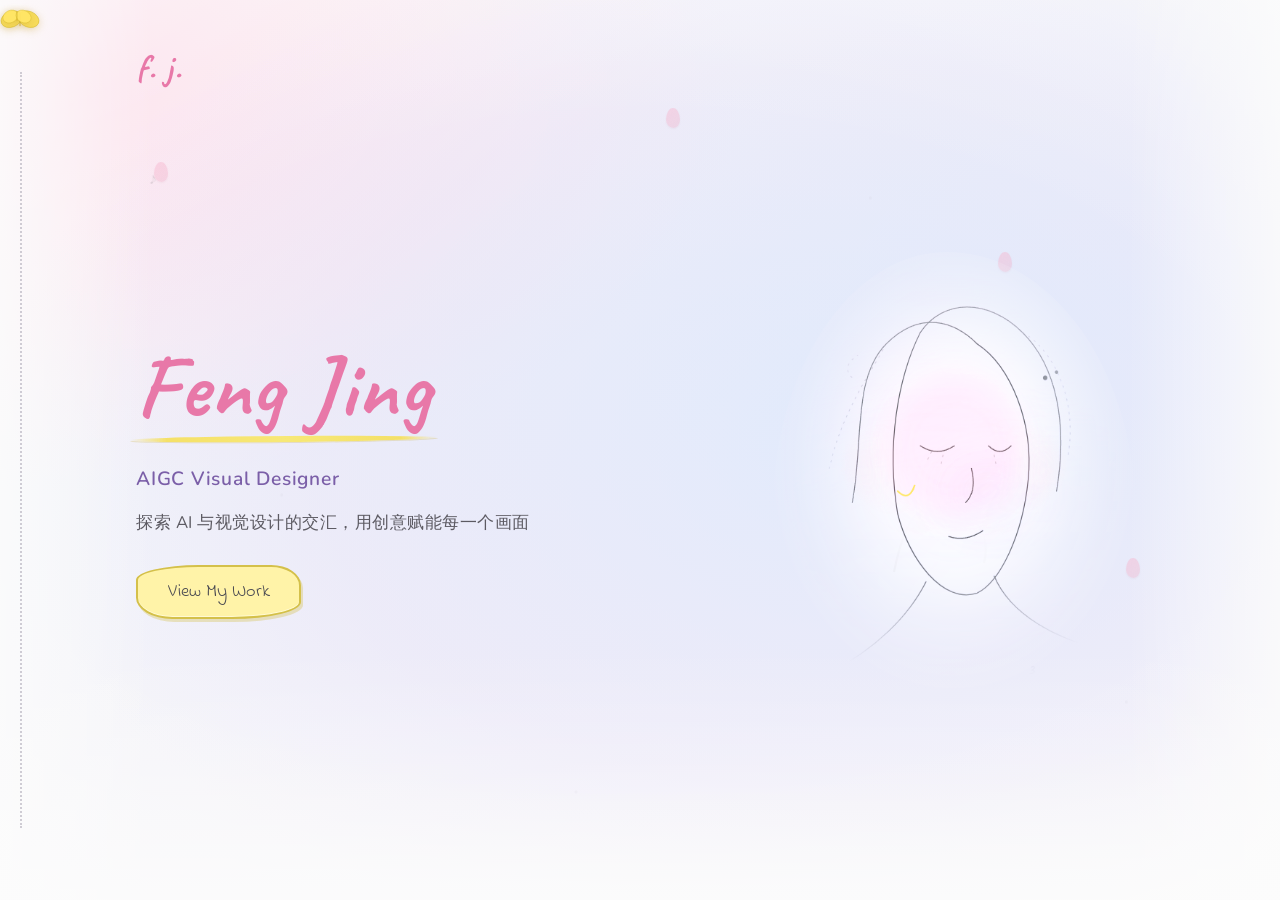
<file: index.html>
<!DOCTYPE html>
<html lang="zh-CN">
<head>
  <meta charset="UTF-8" />
  <meta name="viewport" content="width=device-width, initial-scale=1.0" />
  <title>Feng Jing — AIGC Visual Designer</title>
  <link rel="preconnect" href="https://fonts.googleapis.com" />
  <link rel="preconnect" href="https://fonts.gstatic.com" crossorigin />
  <link href="https://fonts.googleapis.com/css2?family=Caveat:wght@600;700&family=Indie+Flower&family=Nunito:wght@400;600&display=swap" rel="stylesheet" />
  <link rel="stylesheet" href="styles.css" />
</head>
<body>
  <div class="bg-wash" aria-hidden="true"></div>
  <div class="bg-floaties" aria-hidden="true"></div>

  <!-- 花瓣 + 黄蝴蝶（装饰层） -->
  <div class="scene-decor" aria-hidden="true">
    <span class="petal petal--1"></span>
    <span class="petal petal--2"></span>
    <span class="petal petal--3"></span>
    <span class="petal petal--4"></span>
    <div class="butterfly-fly butterfly-fly--a">
      <svg class="butterfly-svg" viewBox="0 0 56 44" xmlns="http://www.w3.org/2000/svg" aria-hidden="true">
        <g transform="translate(28 22)">
          <ellipse cx="-13" cy="0" rx="15" ry="11" fill="#f7dc5c" stroke="#d4b82a" stroke-width="0.7" transform="rotate(-22)" />
          <ellipse cx="13" cy="0" rx="15" ry="11" fill="#f7dc5c" stroke="#d4b82a" stroke-width="0.7" transform="rotate(22)" />
          <line x1="0" y1="-4" x2="0" y2="14" stroke="#c9a820" stroke-width="1.1" stroke-linecap="round" />
        </g>
      </svg>
    </div>
    <div class="butterfly-fly butterfly-fly--b">
      <svg class="butterfly-svg butterfly-svg--sm" viewBox="0 0 56 44" xmlns="http://www.w3.org/2000/svg" aria-hidden="true">
        <g transform="translate(28 22)">
          <ellipse cx="-12" cy="0" rx="13" ry="10" fill="#ffe566" stroke="#d4b82a" stroke-width="0.65" transform="rotate(-26)" />
          <ellipse cx="12" cy="0" rx="13" ry="10" fill="#ffe566" stroke="#d4b82a" stroke-width="0.65" transform="rotate(26)" />
          <line x1="0" y1="-3" x2="0" y2="12" stroke="#c9a820" stroke-width="1" stroke-linecap="round" />
        </g>
      </svg>
    </div>
  </div>

  <aside class="side-rule" aria-hidden="true"></aside>

  <main class="hero">
    <header class="brand content-reveal content-reveal--brand">
      <span class="brand-initials">f. j.</span>
    </header>

    <section class="content content-reveal">
      <h1 class="name">
        <span class="name-text">Feng Jing</span>
        <span class="name-underline" aria-hidden="true"></span>
      </h1>
      <p class="role">AIGC Visual Designer</p>
      <p class="blurb">
        探索 AI 与视觉设计的交汇，用创意赋能每一个画面
      </p>
      <a class="cta" href="skills.html">View My Work</a>
    </section>

    <div class="illustration avatar-float" aria-hidden="true">
      <div class="avatar-frame">
        <img
          class="avatar-img"
          src="assets/avatar.png"
          alt=""
          width="640"
          height="640"
          decoding="async"
        />
      </div>
    </div>
  </main>
</body>
</html>
</file>
<file: styles.css>
/* Dreamy portfolio — pink/lavender wash, handwritten type, doodle CTA */

:root {
  --pink-deep: #e878a8;
  --pink-soft: #f4a8c8;
  --lavender: #e8e0f4;
  --white-wash: #faf8fc;
  --purple-role: #7b5fa8;
  --text-muted: #5c5a62;
  --yellow-fill: #fff3a8;
  --yellow-border: #d4c04a;
  --line-grey: #b8b4c0;
}

*,
*::before,
*::after {
  box-sizing: border-box;
}

html {
  scroll-behavior: smooth;
}

body {
  margin: 0;
  min-height: 100vh;
  font-family: "Nunito", "PingFang SC", "Microsoft YaHei", system-ui, sans-serif;
  color: var(--text-muted);
  background: #fefefe;
  overflow-x: hidden;
}

/* 浅粉（左上）→ 浅蓝紫（中右）→ 四周边缘白晕，参考稿式分层 */
.bg-wash {
  position: fixed;
  inset: 0;
  z-index: 0;
  pointer-events: none;
  background:
    /* 白色边缘：底与左右晕入（顶部保留粉雾） */
    linear-gradient(to top, rgba(255, 255, 255, 0.88) 0%, rgba(255, 255, 255, 0.35) 14%, transparent 28%),
    linear-gradient(to right, rgba(255, 255, 255, 0.82) 0%, transparent 12%),
    linear-gradient(to left, rgba(255, 255, 255, 0.82) 0%, transparent 12%),
    radial-gradient(ellipse 125% 95% at 50% 50%, transparent 38%, rgba(255, 255, 255, 0.45) 72%, rgba(255, 255, 255, 0.92) 100%),
    /* 浅蓝紫：偏中右、略冷 */
    radial-gradient(ellipse 100% 92% at 68% 48%, rgba(218, 232, 255, 0.62) 0%, rgba(228, 224, 248, 0.38) 44%, transparent 68%),
    radial-gradient(ellipse 70% 60% at 88% 32%, rgba(230, 238, 255, 0.35) 0%, transparent 58%),
    /* 浅粉：左上集中 */
    radial-gradient(ellipse 72% 62% at 6% 10%, rgba(255, 226, 238, 0.92) 0%, rgba(255, 234, 242, 0.45) 46%, transparent 72%),
    /* 极淡底：让中心仍通透 */
    linear-gradient(162deg, #fdfcfd 0%, #f5f7fc 38%, #f8f6fc 72%, #fefefe 100%);
  filter: saturate(1.05) brightness(0.989);
}

.bg-floaties {
  position: fixed;
  inset: 0;
  z-index: 0;
  pointer-events: none;
  opacity: 0.2;
  background-image:
    url("data:image/svg+xml,%3Csvg xmlns='http://www.w3.org/2000/svg' width='120' height='120' viewBox='0 0 120 120'%3E%3Ctext x='10' y='40' font-size='14' fill='%23555' font-family='Georgia' opacity='0.7'%3E♪%3C/text%3E%3C/svg%3E"),
    url("data:image/svg+xml,%3Csvg xmlns='http://www.w3.org/2000/svg' width='100' height='100'%3E%3Cpath d='M20 70 Q30 20 55 35 Q75 45 70 65' fill='none' stroke='%23555' stroke-width='1.2' opacity='0.5'/%3E%3C/svg%3E");
  background-size: 140px 140px, 180px 180px;
  background-position: 12% 18%, 78% 62%;
  background-repeat: no-repeat;
}

.bg-floaties::after {
  content: "";
  position: absolute;
  inset: 0;
  opacity: 0.16;
  background-image: radial-gradient(circle at 22% 55%, #666 0 1px, transparent 2px),
    radial-gradient(circle at 68% 22%, #666 0 1px, transparent 2px),
    radial-gradient(circle at 88% 78%, #666 0 1px, transparent 2px),
    radial-gradient(circle at 45% 88%, #666 0 1px, transparent 2px);
  background-size: 100% 100%;
}

.side-rule {
  position: fixed;
  left: 1.25rem;
  top: 8vh;
  bottom: 8vh;
  width: 0;
  border-left: 2px dotted var(--line-grey);
  z-index: 1;
  opacity: 0.65;
}

@media (max-width: 640px) {
  .side-rule {
    left: 0.5rem;
  }

  .site-nav {
    top: 1rem;
    right: 1rem;
    gap: 0.8rem;
  }

  .nav-link {
    font-size: 0.9rem;
    padding: 0.3rem 0.7rem;
  }
}

/* 花瓣 + 蝴蝶装饰层 */
.scene-decor {
  position: fixed;
  inset: 0;
  z-index: 1;
  pointer-events: none;
  overflow: hidden;
}

.petal {
  position: absolute;
  width: 14px;
  height: 20px;
  border-radius: 50% 50% 45% 55% / 58% 58% 42% 42%;
  background: linear-gradient(145deg, rgba(248, 184, 208, 0.75), rgba(236, 160, 188, 0.45));
  box-shadow: 0 1px 2px rgba(180, 120, 150, 0.15);
  opacity: 0.65;
  animation: petal-drift var(--drift, 22s) ease-in-out infinite;
  animation-delay: var(--delay, 0s);
}

.petal--1 {
  left: 12%;
  top: 18%;
  --drift: 12s;
  --delay: 0s;
  --rot: 18deg;
}

.petal--2 {
  left: 78%;
  top: 28%;
  --drift: 10s;
  --delay: -2s;
  --rot: -12deg;
}

.petal--3 {
  left: 52%;
  top: 12%;
  --drift: 13s;
  --delay: -4.5s;
  --rot: 35deg;
}

.petal--4 {
  left: 88%;
  top: 62%;
  --drift: 11.5s;
  --delay: -6s;
  --rot: -25deg;
}

@keyframes petal-drift {
  0%,
  100% {
    transform: translate(0, 0) rotate(var(--rot));
    opacity: 0.52;
  }
  25% {
    transform: translate(18px, -24px) rotate(calc(var(--rot) + 12deg));
    opacity: 0.78;
  }
  55% {
    transform: translate(-14px, 16px) rotate(calc(var(--rot) - 8deg));
    opacity: 0.58;
  }
  80% {
    transform: translate(10px, 8px) rotate(calc(var(--rot) + 6deg));
    opacity: 0.72;
  }
}

.butterfly-fly {
  position: absolute;
  width: 40px;
  height: 34px;
  left: 0;
  top: 0;
  will-change: transform;
}

.butterfly-fly--a {
  animation: butterfly-flight 32s ease-in-out infinite;
}

.butterfly-fly--b {
  width: 34px;
  height: 29px;
  animation: butterfly-flight-b 28s ease-in-out infinite;
  animation-delay: -14s;
}

.butterfly-svg {
  width: 100%;
  height: auto;
  display: block;
  filter: drop-shadow(0 2px 4px rgba(200, 160, 40, 0.35));
}

.butterfly-svg--sm {
  opacity: 0.95;
}

@keyframes butterfly-flight {
  0% {
    transform: translate(8vw, 72vh) rotate(-8deg) scale(1);
  }
  12% {
    transform: translate(22vw, 58vh) rotate(6deg) scale(1.05);
  }
  28% {
    transform: translate(48vw, 42vh) rotate(-4deg) scale(0.96);
  }
  44% {
    transform: translate(68vw, 52vh) rotate(10deg) scale(1.02);
  }
  60% {
    transform: translate(82vw, 38vh) rotate(-6deg) scale(1);
  }
  76% {
    transform: translate(58vw, 68vh) rotate(5deg) scale(1.04);
  }
  90% {
    transform: translate(28vw, 78vh) rotate(-10deg) scale(0.98);
  }
  100% {
    transform: translate(8vw, 72vh) rotate(-8deg) scale(1);
  }
}

@keyframes butterfly-flight-b {
  0% {
    transform: translate(78vw, 18vh) rotate(12deg) scale(0.92);
  }
  18% {
    transform: translate(62vw, 42vh) rotate(-6deg) scale(1);
  }
  38% {
    transform: translate(38vw, 28vh) rotate(8deg) scale(0.98);
  }
  58% {
    transform: translate(18vw, 58vh) rotate(-10deg) scale(1.04);
  }
  78% {
    transform: translate(42vw, 72vh) rotate(6deg) scale(0.96);
  }
  100% {
    transform: translate(78vw, 18vh) rotate(12deg) scale(0.92);
  }
}

.hero {
  position: relative;
  z-index: 2;
  max-width: 1120px;
  margin: 0 auto;
  padding: clamp(1.5rem, 4vw, 2.75rem) clamp(1.25rem, 5vw, 3rem) 4rem;
  padding-left: clamp(2rem, 6vw, 3.5rem);
  display: grid;
  grid-template-columns: minmax(0, 1fr) minmax(220px, 0.95fr);
  grid-template-rows: auto 1fr;
  gap: clamp(1rem, 3vw, 2rem);
  align-items: start;
  min-height: min(100vh, 900px);
}

.brand {
  grid-column: 1 / -1;
}

/* 导航 */
.site-nav {
  position: fixed;
  top: 1.5rem;
  right: 2rem;
  display: flex;
  gap: 1.5rem;
  z-index: 10;
}

.nav-link {
  font-family: "Indie Flower", cursive;
  font-size: 1.05rem;
  color: var(--purple-role);
  text-decoration: none;
  padding: 0.4rem 1rem;
  background: rgba(255, 255, 255, 0.7);
  border: 1.5px dashed var(--yellow-border);
  border-radius: 30% 20% 35% 25% / 25% 35% 30% 40%;
  transition: all 0.2s ease;
}

.nav-link:hover {
  transform: translateY(-2px) rotate(-2deg);
  background: rgba(255, 243, 168, 0.85);
  box-shadow: 2px 3px 0 rgba(212, 192, 74, 0.3);
}

.nav-link:focus-visible {
  outline: 2px solid var(--purple-role);
  outline-offset: 3px;
}

.brand-initials {
  font-family: "Caveat", cursive;
  font-weight: 700;
  font-size: clamp(1.75rem, 3.5vw, 2.25rem);
  color: var(--pink-deep);
  letter-spacing: 0.02em;
}

.content {
  align-self: center;
  padding-top: 0.5rem;
}

.name {
  margin: 0 0 0.35rem;
  position: relative;
  display: inline-block;
}

.name-text {
  font-family: "Caveat", cursive;
  font-weight: 700;
  font-size: clamp(3.15rem, 10.5vw, 5.5125rem);
  line-height: 1.05;
  color: var(--pink-deep);
  letter-spacing: 0.02em;
}

.name-underline {
  display: block;
  height: 6px;
  margin-top: 0.15rem;
  margin-left: -2%;
  width: 104%;
  background: linear-gradient(90deg, transparent 0%, #f5e060 12%, #f8e870 50%, #f5e060 88%, transparent 100%);
  border-radius: 40% 60% 50% 45% / 50% 45% 55% 50%;
  opacity: 0.95;
  transform: rotate(-0.5deg);
  box-shadow: 0 1px 0 rgba(200, 170, 40, 0.25);
}

.role {
  margin: 0.75rem 0 1rem;
  font-family: "Nunito", sans-serif;
  font-weight: 600;
  font-size: clamp(1rem, 2.2vw, 1.2rem);
  color: var(--purple-role);
  letter-spacing: 0.04em;
}

.blurb {
  margin: 0 0 1.75rem;
  max-width: 28rem;
  font-size: clamp(0.92rem, 1.65vw, 1.05rem);
  font-style: normal;
  line-height: 1.75;
  letter-spacing: 0.03em;
  color: var(--text-muted);
}

/* 渐入：标题区与主文案 */
@keyframes fade-in-up {
  from {
    opacity: 0;
    transform: translateY(16px);
  }
  to {
    opacity: 1;
    transform: translateY(0);
  }
}

@keyframes fade-in-up-name {
  from {
    opacity: 0;
    transform: translateY(16px);
  }
  to {
    opacity: 1;
    transform: translateY(-6px);
  }
}

.content-reveal > * {
  opacity: 0;
  animation: fade-in-up 0.95s cubic-bezier(0.22, 1, 0.36, 1) forwards;
}

.content-reveal .name {
  animation: fade-in-up-name 0.95s cubic-bezier(0.22, 1, 0.36, 1) forwards;
  animation-delay: 0.18s;
}
.content-reveal .role {
  animation-delay: 0.42s;
}
.content-reveal .blurb {
  animation-delay: 0.66s;
}
.content-reveal .cta {
  animation-delay: 0.9s;
}

.content-reveal--brand .brand-initials {
  opacity: 0;
  animation: fade-in-up 0.85s cubic-bezier(0.22, 1, 0.36, 1) forwards;
  animation-delay: 0.05s;
}

@keyframes fade-in-up-soft {
  from {
    opacity: 0;
    transform: translateY(12px);
  }
  to {
    opacity: 0.85;
    transform: translateY(0);
  }
}

.content-reveal--late {
  opacity: 0;
  animation: fade-in-up-soft 1.05s cubic-bezier(0.22, 1, 0.36, 1) forwards;
  animation-delay: 1.15s;
}

.cta {
  display: inline-block;
  font-family: "Indie Flower", cursive;
  font-size: 1.15rem;
  color: #4a4a52;
  text-decoration: none;
  padding: 0.65rem 1.85rem 0.75rem;
  background: var(--yellow-fill);
  border: 2.5px solid var(--yellow-border);
  border-radius: 38% 18% 42% 22% / 28% 38% 32% 40%;
  box-shadow: 2px 3px 0 rgba(212, 192, 74, 0.35), inset 0 -1px 0 rgba(255, 255, 255, 0.5);
  transform: rotate(-0.8deg);
  transition: transform 0.2s ease, box-shadow 0.2s ease;
}

.cta:hover {
  transform: rotate(0deg) translateY(-2px);
  box-shadow: 3px 5px 0 rgba(212, 192, 74, 0.4), inset 0 -1px 0 rgba(255, 255, 255, 0.6);
}

.cta:focus-visible {
  outline: 2px solid var(--purple-role);
  outline-offset: 4px;
}

/* 下一页引导按钮 - 与 View My Work 风格一致 */
.next-page-btn {
  display: inline-block;
  font-family: "Indie Flower", cursive;
  font-size: 1.15rem;
  color: #4a4a52;
  text-decoration: none;
  padding: 0.65rem 1.85rem 0.75rem;
  background: var(--yellow-fill);
  border: 2.5px solid var(--yellow-border);
  border-radius: 38% 18% 42% 22% / 28% 38% 32% 40%;
  box-shadow: 2px 3px 0 rgba(212, 192, 74, 0.35), inset 0 -1px 0 rgba(255, 255, 255, 0.5);
  transform: rotate(-0.8deg);
  transition: transform 0.2s ease, box-shadow 0.2s ease;
}
.next-page-btn:hover {
  transform: rotate(0deg) translateY(-2px);
  box-shadow: 3px 5px 0 rgba(212, 192, 74, 0.4), inset 0 -1px 0 rgba(255, 255, 255, 0.6);
}
.next-page-btn:focus-visible {
  outline: 2px solid var(--purple-role);
  outline-offset: 4px;
}

/* 头像轻微浮动 */
@keyframes avatar-float {
  0%,
  100% {
    transform: translateY(0);
  }
  50% {
    transform: translateY(-10px);
  }
}

.illustration {
  align-self: center;
  justify-self: end;
  width: min(100%, 396px);
  padding: 1rem;
}

.avatar-float {
  animation: avatar-float 5.5s ease-in-out infinite;
}

/* 插图画：径向 mask 做边缘虚化，融入背景；::after 叠粉色腮红 */
.avatar-frame {
  position: relative;
  isolation: isolate;
  width: 100%;
  max-width: 418px;
  margin: 0 auto;
  line-height: 0;
  border-radius: 48% 52% 50% 50% / 58% 58% 42% 42%;
  overflow: hidden;
}

.avatar-frame::after {
  content: "";
  position: absolute;
  left: 50%;
  top: 48%;
  transform: translate(-50%, -50%);
  width: 72%;
  height: 46%;
  pointer-events: none;
  z-index: 1;
  border-radius: 50%;
  background:
    radial-gradient(ellipse 38% 34% at 34% 48%, rgba(255, 150, 180, 0.5) 0%, rgba(255, 160, 190, 0.15) 55%, transparent 72%),
    radial-gradient(ellipse 38% 34% at 66% 48%, rgba(255, 150, 180, 0.5) 0%, rgba(255, 160, 190, 0.15) 55%, transparent 72%),
    radial-gradient(ellipse 55% 48% at 50% 54%, rgba(252, 170, 200, 0.28) 0%, transparent 70%);
  mix-blend-mode: soft-light;
}

.avatar-img {
  width: 100%;
  height: auto;
  display: block;
  /* 圆形羽化约为原先 2 倍：实心区更收拢、过渡带更长、更早透明 */
  -webkit-mask-image: radial-gradient(
    ellipse 70% 72% at 50% 46%,
    #000 0%,
    #000 18%,
    rgba(0, 0, 0, 0.94) 28%,
    rgba(0, 0, 0, 0.72) 38%,
    rgba(0, 0, 0, 0.38) 50%,
    rgba(0, 0, 0, 0.14) 62%,
    transparent 74%
  );
  mask-image: radial-gradient(
    ellipse 70% 72% at 50% 46%,
    #000 0%,
    #000 18%,
    rgba(0, 0, 0, 0.94) 28%,
    rgba(0, 0, 0, 0.72) 38%,
    rgba(0, 0, 0, 0.38) 50%,
    rgba(0, 0, 0, 0.14) 62%,
    transparent 74%
  );
  -webkit-mask-size: 100% 100%;
  mask-size: 100% 100%;
  -webkit-mask-repeat: no-repeat;
  mask-repeat: no-repeat;
  filter: brightness(1.1) drop-shadow(0 6px 18px rgba(90, 70, 120, 0.08));
  position: relative;
  z-index: 0;
}

@media (max-width: 860px) {
  .hero {
    grid-template-columns: 1fr;
    min-height: auto;
  }

  .illustration {
    justify-self: center;
    max-width: 330px;
    order: -1;
    padding-top: 0;
  }

  .content {
    text-align: center;
  }

  .name {
    display: block;
  }

  .name-underline {
    margin-left: auto;
    margin-right: auto;
    width: min(320px, 90%);
  }

  .blurb {
    margin-left: auto;
    margin-right: auto;
  }
}

.work-placeholder {
  position: relative;
  z-index: 2;
  padding: 3rem 1.5rem 4rem;
  text-align: center;
  color: var(--text-muted);
  font-size: 0.95rem;
  opacity: 0.85;
}

/* 减少动效偏好 */
@media (prefers-reduced-motion: reduce) {
  .petal,
  .butterfly-fly--a,
  .butterfly-fly--b,
  .avatar-float {
    animation: none !important;
  }

  .petal {
    opacity: 0.45;
  }

  .butterfly-fly--a {
    transform: translate(30vw, 40vh);
  }

  .butterfly-fly--b {
    transform: translate(60vw, 25vh);
  }

  .content-reveal > *,
  .content-reveal--brand .brand-initials,
  .content-reveal--late {
    animation: none !important;
    opacity: 0.85 !important;
    transform: none !important;
  }

  .content-reveal .name {
    opacity: 1 !important;
    transform: translateY(-6px) !important;
  }
}

/* ========== Connect Page ========== */
.connect-page {
  position: relative;
  z-index: 2;
  min-height: 100vh;
  display: flex;
  flex-direction: column;
  align-items: center;
  justify-content: center;
  padding: 2rem;
}

.back-link {
  position: fixed;
  top: 2rem;
  left: 2.5rem;
  font-family: "Indie Flower", cursive;
  font-size: 1.1rem;
  color: var(--text-muted);
  text-decoration: none;
  padding: 0.5rem 1rem;
  background: rgba(255, 243, 168, 0.6);
  border: 1.5px dashed var(--yellow-border);
  border-radius: 30% 20% 35% 25% / 25% 35% 30% 40%;
  transition: all 0.2s ease;
  z-index: 10;
}

.back-link:hover {
  transform: translateX(-4px) rotate(-2deg);
  background: rgba(255, 243, 168, 0.9);
  box-shadow: 2px 3px 0 rgba(212, 192, 74, 0.3);
}

.connect-center {
  display: flex;
  flex-direction: column;
  align-items: center;
  gap: 2.5rem;
  margin-top: 3rem;
}

/* 头像 */
.avatar-section {
  width: min(100%, 280px);
}

.avatar-section .avatar-frame {
  max-width: 280px;
}

/* 星星装饰 */
.stars-decor {
  position: fixed;
  inset: 0;
  z-index: 1;
  pointer-events: none;
  overflow: hidden;
}

.star {
  position: absolute;
  width: 20px;
  height: 20px;
  opacity: 0;
  animation: star-twinkle var(--duration, 3s) ease-in-out infinite;
  animation-delay: var(--delay, 0s);
  filter: drop-shadow(0 0 4px rgba(247, 220, 92, 0.5));
}

.star--1 {
  top: 12%;
  left: 8%;
  --duration: 2.5s;
  --delay: 0s;
}

.star--2 {
  top: 18%;
  right: 12%;
  --duration: 3.2s;
  --delay: -0.8s;
}

.star--3 {
  top: 35%;
  left: 15%;
  --duration: 2.8s;
  --delay: -1.5s;
}

.star--4 {
  bottom: 30%;
  right: 10%;
  --duration: 3.5s;
  --delay: -2s;
}

.star--5 {
  bottom: 20%;
  left: 10%;
  --duration: 2.6s;
  --delay: -0.4s;
}

@keyframes star-twinkle {
  0%, 100% {
    opacity: 0;
    transform: scale(0.6) rotate(0deg);
  }
  50% {
    opacity: 1;
    transform: scale(1.1) rotate(20deg);
  }
}

/* 联系方式区域 */
.contact-cards {
  display: flex;
  flex-direction: column;
  align-items: center;
  gap: 1.5rem;
}

.contact-title {
  font-family: "Caveat", cursive;
  font-weight: 700;
  font-size: 2rem;
  color: var(--pink-deep);
  margin: 0;
  letter-spacing: 0.02em;
}

.cards-row {
  display: flex;
  gap: 1.5rem;
  flex-wrap: wrap;
  justify-content: center;
}

/* 联系方式卡片 */
.contact-card {
  display: flex;
  flex-direction: column;
  align-items: center;
  gap: 0.5rem;
  padding: 1.5rem 2.5rem;
  background: #f9e287;
  border: 2px solid #d4b82a;
  border-radius: 50%;
  box-shadow: 
    3px 4px 0 rgba(212, 192, 74, 0.3);
  text-decoration: none;
  color: #333;
  min-width: 140px;
  min-height: 120px;
  transition: all 0.25s ease;
  position: relative;
  overflow: hidden;
}

.contact-card::before {
  content: "";
  position: absolute;
  inset: 0;
  background: radial-gradient(circle at var(--mouse-x, 50%) var(--mouse-y, 50%), rgba(255, 255, 255, 0.4) 0%, transparent 60%);
  opacity: 0;
  transition: opacity 0.3s ease;
  border-radius: inherit;
}

.contact-card:hover::before {
  opacity: 1;
}

.contact-card:hover {
  transform: translateY(-3px) scale(1.03);
  box-shadow: 5px 6px 0 rgba(212, 192, 74, 0.4);
}

.contact-card:active {
  animation: contact-bounce 0.4s ease;
}

@keyframes contact-bounce {
  0%, 100% { transform: translateY(-3px) scale(1.03); }
  30% { transform: translateY(-5px) scale(1.05); }
  60% { transform: translateY(-3px) scale(1.03); }
}

.contact-icon {
  width: 32px;
  height: 32px;
  display: flex;
  align-items: center;
  justify-content: center;
}

.contact-icon svg {
  width: 100%;
  height: 100%;
}

.contact-label {
  font-family: "Caveat", cursive;
  font-size: 0.9rem;
  color: var(--purple-role);
}

.contact-text {
  font-family: "Nunito", sans-serif;
  font-size: 1rem;
  font-weight: 600;
  letter-spacing: 0.02em;
}

/* 移动端适配 */
@media (max-width: 640px) {
  .back-link {
    top: 1rem;
    left: 1rem;
  }

  .connect-center {
    gap: 2rem;
  }

  .avatar-section {
    width: min(100%, 220px);
  }

  .avatar-section .avatar-frame {
    max-width: 220px;
  }

  .cards-row {
    gap: 1rem;
  }

  .contact-card {
    padding: 1.2rem 1.5rem;
    min-width: 120px;
    min-height: 100px;
  }

  .contact-title {
    font-size: 1.6rem;
  }

  .contact-icon {
    width: 28px;
    height: 28px;
  }

  .contact-text {
    font-size: 0.9rem;
  }

  .star {
    width: 16px;
    height: 16px;
  }
}

/* 减少动效偏好 */
@media (prefers-reduced-motion: reduce) {
  .star {
    animation: none !important;
    opacity: 0.6;
    transform: scale(0.9);
  }

  .contact-card {
    animation: none !important;
  }

  .nav-link {
    animation: none !important;
  }
}
</file>
